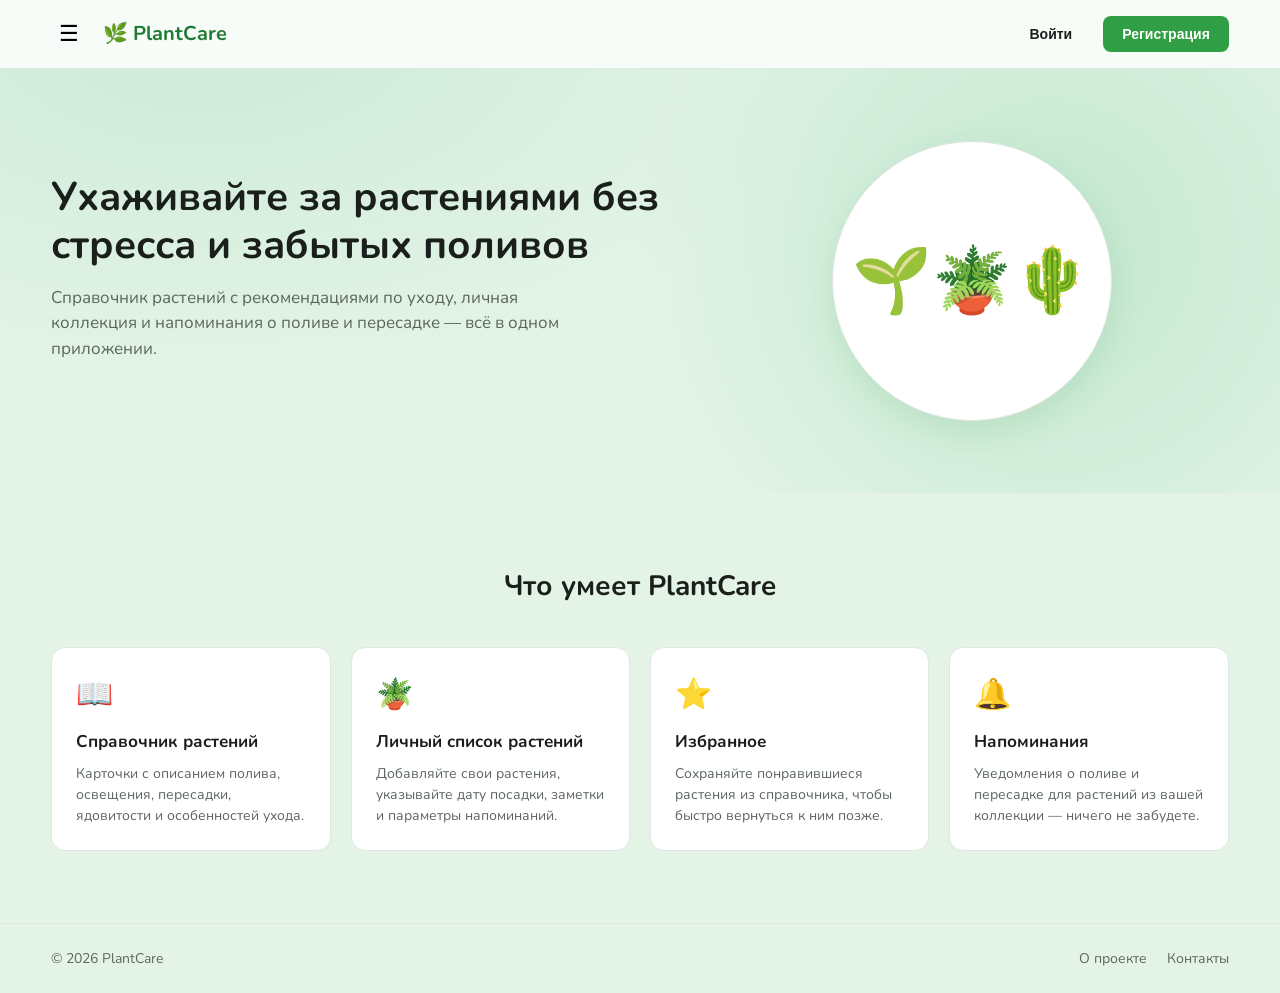
<file: app/FrontEnd/index.html>
<!DOCTYPE html>
<html lang="ru">
<head>
<meta charset="UTF-8">
<meta name="viewport" content="width=device-width, initial-scale=1.0">
<title>PlantCare — помощник по уходу за растениями</title>
<link rel="stylesheet" href="style.css">
</head>
<body>

<header class="site-header">
  <div class="container header-inner">
    <button class="burger" id="burgerBtn" aria-label="Открыть меню" aria-expanded="false">☰</button>

    <a href="#" class="logo">🌿 PlantCare</a>

    <div class="auth-actions">
      <button class="btn btn-ghost" id="loginBtn">Войти</button>
      <button class="btn btn-primary" id="registerBtn">Регистрация</button>
      <div class="user-chip" id="userChip" hidden>
        <span class="user-chip-name" id="userChipName"></span>
        <button class="btn btn-ghost" id="logoutBtn">Выйти</button>
      </div>
    </div>
  </div>
</header>

<div class="sidebar-overlay" id="sidebarOverlay"></div>

<aside class="sidebar" id="sidebar" aria-hidden="true">
  <div class="sidebar-header">
    <span class="logo">🌿 PlantCare</span>
    <button class="sidebar-close" id="sidebarClose" aria-label="Закрыть меню">✕</button>
  </div>
  <nav class="sidebar-nav">
    <a href="catalog.html" class="sidebar-link">📖 Справочник</a>
    <a href="my-plants.html" class="sidebar-link">🪴 Мои растения</a>
    <a href="favorites.html" class="sidebar-link">⭐ Избранное</a>
    <a href="#reminders" class="sidebar-link">🔔 Напоминания</a>
  </nav>
</aside>

<section class="hero">
  <div class="container hero-inner">
    <div class="hero-text">
      <h1>Ухаживайте за растениями без стресса и забытых поливов</h1>
      <p>Справочник растений с рекомендациями по уходу, личная коллекция и напоминания о поливе и пересадке — всё в одном приложении.</p>
    </div>
    <div class="hero-image">
      <div class="hero-placeholder">🌱🪴🌵</div>
    </div>
  </div>
</section>

<section class="features" id="catalog">
  <div class="container">
    <h2>Что умеет PlantCare</h2>
    <div class="features-grid">
      <a href="catalog.html" class="feature-card">
        <div class="feature-icon">📖</div>
        <h3>Справочник растений</h3>
        <p>Карточки с описанием полива, освещения, пересадки, ядовитости и особенностей ухода.</p>
      </a>
      <a href="my-plants.html" class="feature-card" id="my-plants">
        <div class="feature-icon">🪴</div>
        <h3>Личный список растений</h3>
        <p>Добавляйте свои растения, указывайте дату посадки, заметки и параметры напоминаний.</p>
      </a>
      <a href="favorites.html" class="feature-card" id="favorites">
        <div class="feature-icon">⭐</div>
        <h3>Избранное</h3>
        <p>Сохраняйте понравившиеся растения из справочника, чтобы быстро вернуться к ним позже.</p>
      </a>
      <div class="feature-card" id="reminders">
        <div class="feature-icon">🔔</div>
        <h3>Напоминания</h3>
        <p>Уведомления о поливе и пересадке для растений из вашей коллекции — ничего не забудете.</p>
      </div>
    </div>
  </div>
</section>

<footer class="site-footer">
  <div class="container footer-inner">
    <span>© 2026 PlantCare</span>
    <div class="footer-links">
      <a href="#">О проекте</a>
      <a href="#">Контакты</a>
    </div>
  </div>
</footer>

<div class="auth-overlay" id="authOverlay"></div>

<div class="auth-modal" id="loginModal" aria-hidden="true">
  <button class="auth-modal-close" id="loginModalClose" aria-label="Закрыть">✕</button>
  <h2>Вход</h2>
  <form class="auth-form" id="loginForm">
    <label>Email
      <input type="email" name="email" required>
    </label>
    <label>Пароль
      <input type="password" name="password" required>
    </label>
    <p class="auth-error" id="loginError" hidden></p>
    <button type="submit" class="btn btn-primary btn-block">Войти</button>
  </form>
  <p class="auth-switch">Нет аккаунта? <a href="#" id="switchToRegister">Зарегистрироваться</a></p>
</div>

<div class="auth-modal" id="registerModal" aria-hidden="true">
  <button class="auth-modal-close" id="registerModalClose" aria-label="Закрыть">✕</button>
  <h2>Регистрация</h2>
  <form class="auth-form" id="registerForm">
    <label>Имя
      <input type="text" name="name" required>
    </label>
    <label>Email
      <input type="email" name="email" required>
    </label>
    <label>Пароль
      <input type="password" name="password" required minlength="6">
    </label>
    <p class="auth-error" id="registerError" hidden></p>
    <button type="submit" class="btn btn-primary btn-block">Зарегистрироваться</button>
  </form>
  <p class="auth-switch">Уже есть аккаунт? <a href="#" id="switchToLogin">Войти</a></p>
</div>

<script src="auth.js"></script>
<script src="script.js"></script>
</body>
</html>
</file>
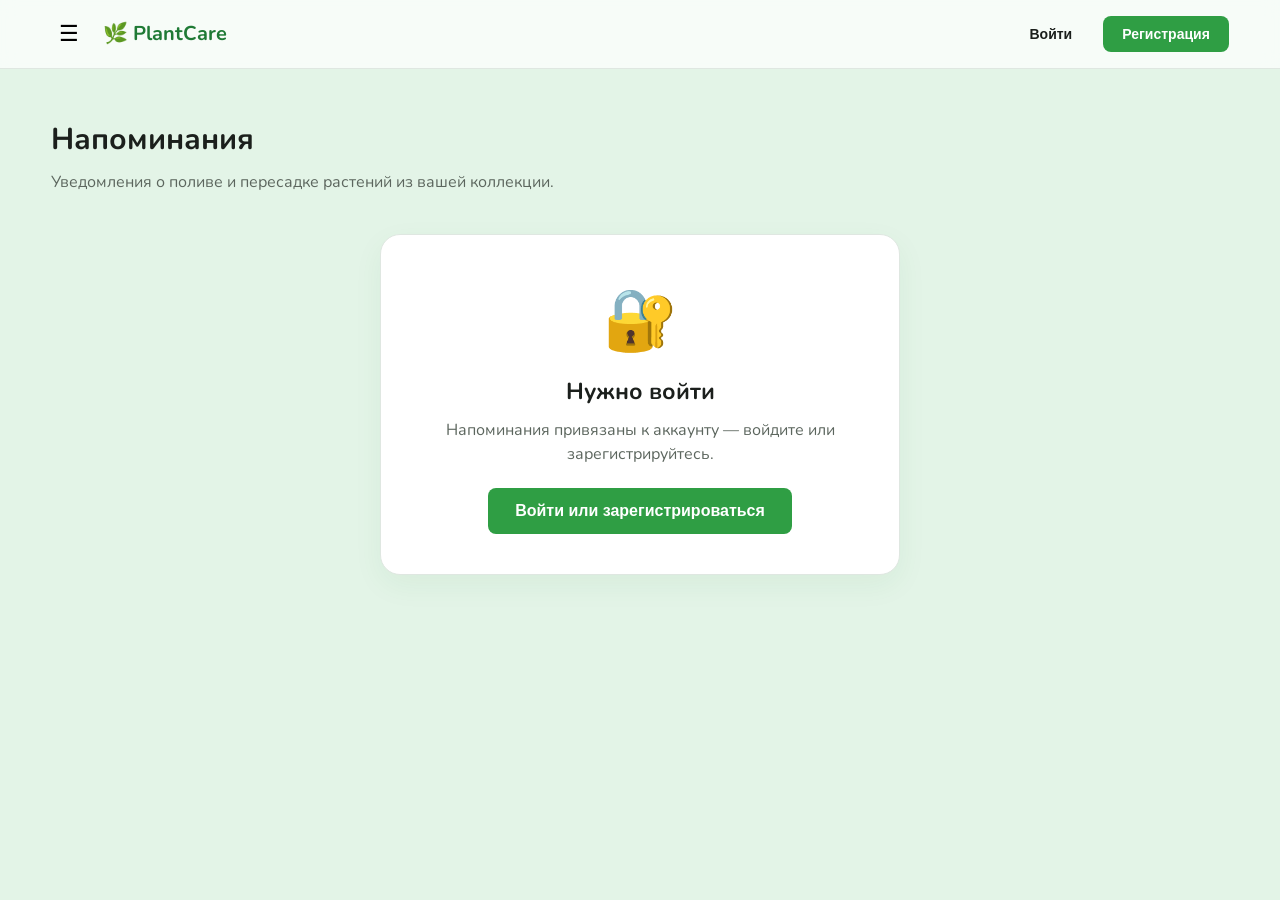
<file: app/FrontEnd/reminders.html>
<!DOCTYPE html>
<html lang="ru">
<head>
<meta charset="UTF-8">
<meta name="viewport" content="width=device-width, initial-scale=1.0">
<title>Напоминания — PlantCare</title>
<link rel="stylesheet" href="style.css">
<link rel="stylesheet" href="catalog.css">
<link rel="stylesheet" href="my-plants.css">
<link rel="stylesheet" href="reminders.css">
</head>
<body>

<header class="site-header">
  <div class="container header-inner">
    <button class="burger" id="burgerBtn" aria-label="Открыть меню" aria-expanded="false">☰</button>

    <a href="index.html" class="logo">🌿 PlantCare</a>

    <div class="auth-actions">
      <button class="btn btn-ghost" id="loginBtn">Войти</button>
      <button class="btn btn-primary" id="registerBtn">Регистрация</button>
      <div class="user-chip" id="userChip" hidden>
        <span class="user-chip-name" id="userChipName"></span>
        <button class="btn btn-ghost" id="logoutBtn">Выйти</button>
      </div>
    </div>
  </div>
</header>

<div class="sidebar-overlay" id="sidebarOverlay"></div>

<aside class="sidebar" id="sidebar" aria-hidden="true">
  <div class="sidebar-header">
    <span class="logo">🌿 PlantCare</span>
    <button class="sidebar-close" id="sidebarClose" aria-label="Закрыть меню">✕</button>
  </div>
  <nav class="sidebar-nav">
    <a href="catalog.html" class="sidebar-link">📖 Справочник</a>
    <a href="my-plants.html" class="sidebar-link">🪴 Мои растения</a>
    <a href="favorites.html" class="sidebar-link">⭐ Избранное</a>
    <a href="reminders.html" class="sidebar-link active">🔔 Напоминания <span class="nav-badge" id="reminderBadge" hidden>0</span></a>
  </nav>
</aside>

<main class="catalog-page">
  <div class="container">
    <h1 class="catalog-title">Напоминания</h1>
    <p class="catalog-subtitle">Уведомления о поливе и пересадке растений из вашей коллекции.</p>

    <div class="empty-state" id="authRequired" hidden>
      <div class="empty-icon">🔐</div>
      <h2>Нужно войти</h2>
      <p>Напоминания привязаны к аккаунту — войдите или зарегистрируйтесь.</p>
      <button class="btn btn-primary btn-lg" id="authRequiredBtn">Войти или зарегистрироваться</button>
    </div>

    <div class="empty-state" id="loadErrorState" hidden>
      <div class="empty-icon">⚠️</div>
      <h2>Не удалось загрузить данные</h2>
      <p>Сервер недоступен. Попробуйте обновить страницу.</p>
    </div>

    <div class="empty-state" id="emptyState" hidden>
      <div class="empty-icon">✅</div>
      <h2>Всё под контролем</h2>
      <p>Сейчас нет растений, которые пора полить или пересадить.</p>
    </div>

    <div class="notif-list" id="notifList" hidden></div>
  </div>
</main>

<div class="auth-overlay" id="authOverlay"></div>

<div class="auth-modal" id="loginModal" aria-hidden="true">
  <button class="auth-modal-close" id="loginModalClose" aria-label="Закрыть">✕</button>
  <h2>Вход</h2>
  <form class="auth-form" id="loginForm">
    <label>Email
      <input type="email" name="email" required>
    </label>
    <label>Пароль
      <input type="password" name="password" required>
    </label>
    <p class="auth-error" id="loginError" hidden></p>
    <button type="submit" class="btn btn-primary btn-block">Войти</button>
  </form>
  <p class="auth-switch">Нет аккаунта? <a href="#" id="switchToRegister">Зарегистрироваться</a></p>
</div>

<div class="auth-modal" id="registerModal" aria-hidden="true">
  <button class="auth-modal-close" id="registerModalClose" aria-label="Закрыть">✕</button>
  <h2>Регистрация</h2>
  <form class="auth-form" id="registerForm">
    <label>Имя
      <input type="text" name="name" required>
    </label>
    <label>Email
      <input type="email" name="email" required>
    </label>
    <label>Пароль
      <input type="password" name="password" required minlength="6">
    </label>
    <p class="auth-error" id="registerError" hidden></p>
    <button type="submit" class="btn btn-primary btn-block">Зарегистрироваться</button>
  </form>
  <p class="auth-switch">Уже есть аккаунт? <a href="#" id="switchToLogin">Войти</a></p>
</div>

<script src="auth.js"></script>
<script src="notifications.js"></script>
<script src="reminders.js"></script>
<script src="script.js"></script>
</body>
</html>
</file>
<file: app/FrontEnd/style.css>
@import url('https://fonts.googleapis.com/css2?family=Nunito:wght@400;500;600;700;800&display=swap');

:root {
  --green: #2f9e44;
  --green-dark: #1f7a35;
  --green-light: #e6f4ea;
  --text: #1b1f1c;
  --text-muted: #5c665e;
  --border: #dfe7e1;
  --bg: #e3f4e7;
  --font: "Nunito", "Segoe UI", system-ui, -apple-system, sans-serif;
}

* { box-sizing: border-box; }

[hidden] { display: none !important; }

html, body {
  height: 100%;
}

body {
  margin: 0;
  font-family: var(--font);
  color: var(--text);
  line-height: 1.5;
  background: var(--bg);
  -webkit-font-smoothing: antialiased;
}

.container {
  width: 92%;
  margin: 0 auto;
}

.site-header {
  position: sticky;
  top: 0;
  background: rgba(255, 255, 255, 0.7);
  backdrop-filter: blur(8px);
  border-bottom: 1px solid var(--border);
  z-index: 10;
}

.header-inner {
  display: flex;
  align-items: center;
  justify-content: space-between;
  height: 68px;
}

.logo {
  font-size: 20px;
  font-weight: 700;
  color: var(--green-dark);
  text-decoration: none;
  flex-shrink: 0;
}

.auth-actions {
  display: flex;
  align-items: center;
  gap: 12px;
  flex-shrink: 0;
  margin-left: auto;
}

.user-chip {
  display: flex;
  align-items: center;
  gap: 10px;
}

.user-chip-name {
  font-size: 14px;
  font-weight: 600;
  color: var(--text);
}

.burger {
  display: flex;
  align-items: center;
  justify-content: center;
  background: none;
  border: none;
  font-size: 22px;
  cursor: pointer;
  padding: 4px 8px;
  margin-right: 16px;
  border-radius: 8px;
}

.burger:hover {
  background: var(--green-light);
}

.sidebar {
  position: fixed;
  top: 0;
  left: 0;
  height: 100%;
  width: 260px;
  background: #fff;
  border-right: 1px solid var(--border);
  z-index: 30;
  transform: translateX(-100%);
  transition: transform .25s ease;
  display: flex;
  flex-direction: column;
}

.sidebar.open {
  transform: translateX(0);
}

.sidebar-header {
  display: flex;
  align-items: center;
  justify-content: space-between;
  height: 68px;
  padding: 0 20px;
  border-bottom: 1px solid var(--border);
  flex-shrink: 0;
}

.sidebar-close {
  background: none;
  border: none;
  font-size: 18px;
  cursor: pointer;
  color: var(--text-muted);
  padding: 4px 8px;
  border-radius: 8px;
}

.sidebar-close:hover {
  background: var(--green-light);
  color: var(--green-dark);
}

.sidebar-nav {
  display: flex;
  flex-direction: column;
  padding: 12px 0;
}

.sidebar-link {
  display: flex;
  align-items: center;
  gap: 10px;
  padding: 12px 20px;
  color: var(--text);
  text-decoration: none;
  font-size: 15px;
  border-left: 3px solid transparent;
}

.sidebar-link:hover {
  background: var(--green-light);
}

.nav-badge {
  margin-left: auto;
  display: inline-flex;
  align-items: center;
  justify-content: center;
  min-width: 20px;
  height: 20px;
  padding: 0 6px;
  background: var(--green);
  color: #fff;
  border-radius: 999px;
  font-size: 12px;
  font-weight: 700;
  line-height: 1;
}

.sidebar-link.active {
  border-left-color: var(--green);
  color: var(--green-dark);
  font-weight: 600;
  background: var(--green-light);
}

.sidebar-overlay {
  position: fixed;
  inset: 0;
  background: rgba(27, 31, 28, 0.35);
  z-index: 20;
  opacity: 0;
  pointer-events: none;
  transition: opacity .25s ease;
}

.sidebar-overlay.visible {
  opacity: 1;
  pointer-events: auto;
}

.btn {
  border-radius: 8px;
  border: 1px solid transparent;
  padding: 9px 18px;
  font-size: 14px;
  font-weight: 600;
  cursor: pointer;
  transition: background .15s, color .15s, border-color .15s;
}

.btn-primary {
  background: var(--green);
  color: #fff;
}
.btn-primary:hover { background: var(--green-dark); }

.btn-ghost {
  background: transparent;
  color: var(--text);
}
.btn-ghost:hover { color: var(--green-dark); }

.btn-outline {
  background: transparent;
  border-color: var(--green);
  color: var(--green-dark);
}
.btn-outline:hover { background: var(--green-light); }

.btn-lg {
  padding: 13px 26px;
  font-size: 16px;
}

.btn-block {
  width: 100%;
  padding: 11px 18px;
}

.auth-overlay {
  position: fixed;
  inset: 0;
  background: rgba(27, 31, 28, 0.45);
  z-index: 55;
  opacity: 0;
  pointer-events: none;
  transition: opacity .25s ease;
}

.auth-overlay.visible {
  opacity: 1;
  pointer-events: auto;
}

.auth-modal {
  display: none;
  position: fixed;
  top: 50%;
  left: 50%;
  transform: translate(-50%, -50%) scale(0.96);
  width: min(380px, 90vw);
  background: #fff;
  border-radius: 16px;
  box-shadow: 0 24px 60px rgba(0, 0, 0, 0.25);
  padding: 28px 28px 24px;
  z-index: 60;
  opacity: 0;
  transition: opacity .2s ease, transform .2s ease;
}

.auth-modal.open {
  display: block;
}

.auth-modal.visible {
  opacity: 1;
  transform: translate(-50%, -50%) scale(1);
}

.auth-modal h2 {
  margin: 0 0 20px;
  font-size: 20px;
}

.auth-modal-close {
  position: absolute;
  top: 12px;
  right: 12px;
  width: 30px;
  height: 30px;
  border-radius: 50%;
  border: none;
  background: transparent;
  font-size: 14px;
  cursor: pointer;
  color: var(--text-muted);
}

.auth-modal-close:hover {
  background: var(--green-light);
  color: var(--green-dark);
}

.auth-form {
  display: flex;
  flex-direction: column;
  gap: 14px;
}

.auth-form label {
  display: flex;
  flex-direction: column;
  gap: 6px;
  font-size: 13px;
  color: var(--text-muted);
}

.auth-form input {
  padding: 10px 12px;
  border: 1.5px solid #b7cdba;
  border-radius: 8px;
  font-size: 14px;
  font-family: inherit;
  color: var(--text);
  box-shadow: 0 0 0 3px rgba(47, 158, 68, 0.08);
  transition: border-color .15s, box-shadow .15s;
}

.auth-form input:hover {
  border-color: #8ab894;
}

.auth-form input:focus {
  outline: none;
  border-color: var(--green);
  box-shadow: 0 0 0 3px rgba(47, 158, 68, 0.22);
}

.auth-form .btn {
  margin-top: 4px;
}

.auth-switch {
  margin: 16px 0 0;
  font-size: 13px;
  color: var(--text-muted);
  text-align: center;
}

.auth-switch a {
  color: var(--green-dark);
  font-weight: 600;
  text-decoration: none;
}

.auth-switch a:hover {
  text-decoration: underline;
}

.auth-error {
  color: #b3261e;
  font-size: 13px;
  margin: 0;
}

.hero {
  padding: 72px 0;
  background:
    radial-gradient(700px 700px at 82% 42%, #c3e7cf, transparent 60%),
    radial-gradient(1000px 560px at 16% -10%, #cdead7, transparent 64%);
}

.hero-inner {
  display: flex;
  align-items: center;
  gap: 48px;
}

.hero-text { flex: 1.2; }

.hero-text h1 {
  font-size: 40px;
  line-height: 1.2;
  margin: 0 0 16px;
}

.hero-text p {
  font-size: 17px;
  color: var(--text-muted);
  margin: 0 0 28px;
  max-width: 520px;
}

.hero-actions {
  display: flex;
  gap: 14px;
  flex-wrap: wrap;
}

.hero-image {
  flex: 1;
  display: flex;
  justify-content: center;
}

.hero-placeholder {
  width: 280px;
  height: 280px;
  border-radius: 50%;
  background: #fff;
  border: 1px solid var(--border);
  display: flex;
  align-items: center;
  justify-content: center;
  font-size: 64px;
  box-shadow: 0 12px 32px rgba(47, 158, 68, 0.15);
}

.features {
  padding: 72px 0;
}

.features h2 {
  text-align: center;
  font-size: 28px;
  margin: 0 0 40px;
}

.features-grid {
  display: grid;
  grid-template-columns: repeat(4, 1fr);
  gap: 20px;
}

.feature-card {
  background: #fff;
  border: 1px solid var(--border);
  border-radius: 14px;
  padding: 24px;
  scroll-margin-top: 90px;
  display: block;
  color: inherit;
  text-decoration: none;
  transition: border-color .15s, transform .15s;
}

a.feature-card:hover {
  border-color: var(--green);
  transform: translateY(-2px);
}

.feature-icon {
  font-size: 30px;
  margin-bottom: 12px;
}

.feature-card h3 {
  font-size: 17px;
  margin: 0 0 8px;
}

.feature-card p {
  font-size: 14px;
  color: var(--text-muted);
  margin: 0;
}

.site-footer {
  border-top: 1px solid var(--border);
  padding: 24px 0;
  color: var(--text-muted);
  font-size: 14px;
}

.footer-inner {
  display: flex;
  justify-content: space-between;
  align-items: center;
}

.footer-links {
  display: flex;
  gap: 20px;
}

.footer-links a {
  color: var(--text-muted);
  text-decoration: none;
}

@media (max-width: 860px) {
  .hero-inner { flex-direction: column; }
  .hero-text p { max-width: 100%; }
  .features-grid { grid-template-columns: repeat(2, 1fr); }
}

@media (max-width: 520px) {
  .auth-actions .btn-ghost { display: none; }
  .features-grid { grid-template-columns: 1fr; }
  .hero-text h1 { font-size: 30px; }
}
</file>
<file: app/FrontEnd/catalog.css>
.catalog-page {
  padding: 48px 0 80px;
}

.catalog-title {
  font-size: 30px;
  margin: 0 0 8px;
}

.catalog-subtitle {
  color: var(--text-muted);
  margin: 0 0 32px;
  max-width: 640px;
}

.catalog-grid {
  display: grid;
  grid-template-columns: repeat(4, 1fr);
  gap: 24px;
}

.plant-card {
  background: #fff;
  border: 1px solid var(--border);
  border-radius: 14px;
  overflow: hidden;
  cursor: pointer;
  transition: border-color .15s, box-shadow .15s, transform .15s;
}

.plant-card:hover {
  border-color: var(--green);
  box-shadow: 0 8px 20px rgba(47, 158, 68, 0.12);
  transform: translateY(-2px);
}

.plant-card-image {
  position: relative;
  aspect-ratio: 1 / 1;
  display: flex;
  align-items: center;
  justify-content: center;
  background: var(--green-light);
  font-size: 64px;
  overflow: hidden;
}

.img-blur {
  position: absolute;
  inset: 0;
  background-size: cover;
  background-position: center;
  filter: blur(16px) saturate(1.05);
  transform: scale(1.2);
}

.plant-card-image img {
  position: relative;
  width: 100%;
  height: 100%;
  object-fit: contain;
  z-index: 1;
}

.plant-card-name {
  padding: 16px 18px;
  font-size: 16px;
  font-weight: 600;
}

.favorite-star {
  position: absolute;
  top: 8px;
  right: 8px;
  z-index: 2;
  width: 30px;
  height: 30px;
  border: none;
  border-radius: 50%;
  background: rgba(255, 255, 255, 0.9);
  color: #b4b8b3;
  font-size: 16px;
  line-height: 1;
  cursor: pointer;
  display: flex;
  align-items: center;
  justify-content: center;
  transition: color .15s, transform .15s;
}

.favorite-star:hover {
  transform: scale(1.1);
}

.favorite-star.active {
  color: #f2b705;
}

.catalog-empty {
  color: var(--text-muted);
  font-size: 15px;
}

.catalog-empty a {
  color: var(--green-dark);
}

.modal-overlay {
  position: fixed;
  inset: 0;
  background: rgba(27, 31, 28, 0.45);
  z-index: 40;
  opacity: 0;
  pointer-events: none;
  transition: opacity .3s ease;
}

.modal-overlay.visible {
  opacity: 1;
  pointer-events: auto;
}

.plant-modal {
  display: none;
  position: fixed;
  background: #fff;
  border-radius: 14px;
  box-shadow: 0 24px 60px rgba(0, 0, 0, 0.25);
  z-index: 50;
  overflow: hidden;
  transition: top .35s ease, left .35s ease, width .35s ease, height .35s ease, border-radius .35s ease;
}

.plant-modal.open {
  display: block;
}

.modal-close {
  position: absolute;
  top: 12px;
  right: 12px;
  width: 32px;
  height: 32px;
  border-radius: 50%;
  border: none;
  background: rgba(255, 255, 255, 0.9);
  font-size: 15px;
  cursor: pointer;
  z-index: 3;
}

.modal-close:hover {
  background: var(--green-light);
}

.modal-copy-link {
  position: absolute;
  top: 12px;
  left: 12px;
  display: inline-flex;
  align-items: center;
  gap: 6px;
  height: 32px;
  padding: 0 12px;
  border: none;
  border-radius: 999px;
  background: rgba(255, 255, 255, 0.92);
  color: var(--green-dark);
  font-family: inherit;
  font-size: 13px;
  font-weight: 600;
  cursor: pointer;
  z-index: 3;
  transition: background .15s;
}

.modal-copy-link:hover {
  background: var(--green-light);
}

.modal-copy-link.copied {
  background: var(--green);
  color: #fff;
}

.modal-copy-link .copy-icon {
  font-size: 13px;
}

.modal-content {
  height: 100%;
  overflow-y: auto;
}

.modal-image {
  position: relative;
  height: 150px;
  display: flex;
  align-items: center;
  justify-content: center;
  background: var(--green-light);
  font-size: 64px;
  flex-shrink: 0;
  overflow: hidden;
}

.modal-image img {
  position: relative;
  width: 100%;
  height: 100%;
  object-fit: contain;
  z-index: 1;
}

.modal-body {
  padding: 16px 24px 20px;
}

.modal-body h2 {
  font-size: 20px;
  margin: 0 0 8px;
}

.toxic-badge {
  display: inline-flex;
  align-items: center;
  gap: 7px;
  font-size: 12px;
  font-weight: 600;
  letter-spacing: .02em;
  text-transform: uppercase;
  padding: 5px 11px 5px 9px;
  border-radius: 8px;
  border: 1px solid transparent;
  margin-bottom: 14px;
}

.toxic-badge::before {
  content: '';
  width: 7px;
  height: 7px;
  border-radius: 50%;
  flex-shrink: 0;
}

.toxic-badge.danger {
  background: #fadbd7;
  color: #9e3128;
  border-color: #e0a29a;
}

.toxic-badge.danger::before {
  background: #e0483c;
}

.toxic-badge.safe {
  background: #d8edde;
  color: var(--green-dark);
  border-color: #9ccdab;
}

.toxic-badge.safe::before {
  background: var(--green);
}

.modal-section {
  margin-bottom: 14px;
}

.modal-section:last-child {
  margin-bottom: 0;
}

.modal-section-title {
  font-size: 13px;
  font-weight: 600;
  color: var(--text-muted);
  text-transform: uppercase;
  letter-spacing: .02em;
  margin: 0 0 4px;
  display: flex;
  align-items: center;
  gap: 6px;
}

.modal-text {
  font-size: 15px;
  margin: 0;
  line-height: 1.6;
}

.text-block .full-text {
  display: none;
}

.text-block.expanded .full-text {
  display: block;
}

.text-block.expanded .short-text {
  display: none;
}

.expand-toggle {
  background: none;
  border: none;
  color: var(--green-dark);
  font-size: 14px;
  font-weight: 600;
  padding: 4px 0;
  margin-top: 2px;
  cursor: pointer;
}

.expand-toggle:hover {
  text-decoration: underline;
}

@media (max-width: 1100px) {
  .catalog-grid { grid-template-columns: repeat(3, 1fr); }
}

@media (max-width: 820px) {
  .catalog-grid { grid-template-columns: repeat(2, 1fr); }
}

@media (max-width: 520px) {
  .catalog-grid { grid-template-columns: 1fr; }
}
</file>
<file: app/FrontEnd/my-plants.css>
.my-plants-header {
  display: flex;
  align-items: flex-start;
  justify-content: space-between;
  gap: 16px;
  flex-wrap: wrap;
}

.empty-state {
  max-width: 520px;
  margin: 40px auto 0;
  background: #fff;
  border: 1px solid var(--border);
  border-radius: 20px;
  padding: 40px 32px;
  text-align: center;
  box-shadow: 0 10px 30px rgba(31, 122, 53, 0.06);
}

.empty-icon {
  font-size: 60px;
  margin-bottom: 10px;
}

.empty-state h2 {
  margin: 0 0 8px;
  font-size: 23px;
}

.empty-state p {
  color: var(--text-muted);
  margin: 0 0 22px;
}

.empty-hints {
  display: flex;
  gap: 10px;
  justify-content: center;
  flex-wrap: wrap;
  margin-top: 24px;
}

.empty-hints span {
  background: var(--green-light);
  color: var(--green-dark);
  font-size: 13px;
  font-weight: 600;
  padding: 7px 14px;
  border-radius: 999px;
}

.my-plant-card {
  cursor: pointer;
  display: flex;
  flex-direction: column;
}

.my-plant-card:focus-visible {
  outline: 2px solid var(--green);
  outline-offset: 2px;
}

.my-plant-body {
  padding: 16px 18px 18px;
  display: flex;
  flex-direction: column;
  gap: 9px;
  align-items: flex-start;
}

.my-plant-body .plant-card-name {
  padding: 0;
}

.due-badge {
  font-size: 12.5px;
  font-weight: 600;
  background: var(--green-light);
  color: var(--green-dark);
  padding: 5px 11px;
  border-radius: 999px;
}

.due-badge.due {
  background: #fdecec;
  color: #b3261e;
}

.my-plant-notes {
  font-size: 13.5px;
  color: var(--text-muted);
  margin: 0;
  display: -webkit-box;
  -webkit-line-clamp: 2;
  -webkit-box-orient: vertical;
  overflow: hidden;
}

.btn-danger {
  background: #e8483d;
  color: #fff;
}

.btn-danger:hover {
  background: #c93a30;
}

.plant-form-modal,
.plant-view-modal {
  display: none;
  position: fixed;
  top: 50%;
  left: 50%;
  transform: translate(-50%, -50%) scale(0.97);
  width: min(460px, 94vw);
  max-height: 90vh;
  background: #fff;
  border-radius: 18px;
  box-shadow: 0 30px 70px rgba(0, 0, 0, 0.28);
  z-index: 60;
  opacity: 0;
  transition: opacity .2s ease, transform .2s ease;
  flex-direction: column;
  overflow: hidden;
}

.plant-form-modal.open,
.plant-view-modal.open {
  display: flex;
}

.plant-form-modal.visible,
.plant-view-modal.visible {
  opacity: 1;
  transform: translate(-50%, -50%) scale(1);
}

.pf-header {
  display: flex;
  align-items: center;
  justify-content: space-between;
  padding: 20px 24px 14px;
  border-bottom: 1px solid var(--border);
  flex-shrink: 0;
}

.pf-header h2 {
  margin: 0;
  font-size: 20px;
}

.pf-close {
  width: 32px;
  height: 32px;
  border-radius: 50%;
  border: none;
  background: var(--green-light);
  color: var(--green-dark);
  font-size: 15px;
  cursor: pointer;
  flex-shrink: 0;
}

.pf-close:hover {
  background: #d4ecda;
}

.plant-view-modal .pf-close {
  position: absolute;
  top: 14px;
  right: 14px;
  z-index: 2;
  background: rgba(255, 255, 255, 0.92);
}

.pf-form {
  display: flex;
  flex-direction: column;
  gap: 16px;
  padding: 20px 24px 24px;
  overflow-y: auto;
}

.pf-toggle {
  display: flex;
  align-items: flex-start;
  gap: 12px;
  padding: 14px 16px;
  border: 1px solid var(--border);
  border-radius: 12px;
  background: #fbfefb;
  cursor: pointer;
  transition: border-color .15s, background .15s;
}

.pf-toggle:has(input:checked) {
  border-color: var(--green);
  background: var(--green-light);
}

.pf-toggle input {
  position: absolute;
  opacity: 0;
  pointer-events: none;
}

.pf-toggle-box {
  flex-shrink: 0;
  width: 20px;
  height: 20px;
  border: 2px solid #b8c4bc;
  border-radius: 6px;
  margin-top: 1px;
  position: relative;
  transition: border-color .15s, background .15s;
}

.pf-toggle:has(input:checked) .pf-toggle-box {
  border-color: var(--green);
  background: var(--green);
}

.pf-toggle:has(input:checked) .pf-toggle-box::after {
  content: '✓';
  position: absolute;
  inset: 0;
  color: #fff;
  font-size: 13px;
  font-weight: 700;
  display: flex;
  align-items: center;
  justify-content: center;
}

.pf-toggle-text {
  display: flex;
  flex-direction: column;
  gap: 2px;
}

.pf-toggle-title {
  font-size: 14.5px;
  font-weight: 600;
}

.pf-toggle-sub {
  font-size: 12.5px;
  color: var(--text-muted);
}

.pf-section {
  display: flex;
  flex-direction: column;
  gap: 14px;
  transition: opacity .15s;
}

.pf-section.is-disabled {
  opacity: 0.4;
  pointer-events: none;
}

.pf-field {
  display: flex;
  flex-direction: column;
  gap: 6px;
}

.pf-label {
  font-size: 13px;
  font-weight: 600;
  color: var(--text-muted);
}

.pf-field input[type="text"],
.pf-field input[type="number"],
.pf-field input[type="date"],
.pf-field textarea {
  width: 100%;
  padding: 10px 12px;
  border: 1px solid var(--border);
  border-radius: 9px;
  font-size: 14px;
  font-family: inherit;
  color: var(--text);
  background: #fff;
}

.pf-field textarea {
  resize: vertical;
  min-height: 66px;
}

.pf-field input:focus,
.pf-field textarea:focus {
  outline: none;
  border-color: var(--green);
}

.pf-field input:disabled,
.pf-field textarea:disabled {
  background: #f4f6f4;
}

.pf-row {
  display: grid;
  grid-template-columns: 1fr 1fr;
  gap: 12px;
}

.pf-divider {
  display: flex;
  align-items: center;
  gap: 12px;
  color: var(--text-muted);
  font-size: 12px;
  text-transform: uppercase;
  letter-spacing: .04em;
  font-weight: 600;
}

.pf-divider::before,
.pf-divider::after {
  content: '';
  flex: 1;
  height: 1px;
  background: var(--border);
}

.pf-upload {
  width: 100%;
  border: 1.5px dashed #bcccc0;
  border-radius: 10px;
  background: #fbfefb;
  padding: 0;
  cursor: pointer;
  overflow: hidden;
  height: 130px;
  display: flex;
  align-items: center;
  justify-content: center;
  transition: border-color .15s, background .15s;
}

.pf-upload:hover {
  border-color: var(--green);
  background: var(--green-light);
}

.pf-upload.has-photo {
  border-style: solid;
  border-color: var(--border);
  padding: 0;
}

.pf-upload-inner {
  display: flex;
  flex-direction: column;
  align-items: center;
  gap: 6px;
  color: var(--text-muted);
  width: 100%;
  height: 100%;
  justify-content: center;
}

.pf-upload-icon {
  font-size: 26px;
}

.pf-upload-text {
  font-size: 13px;
  font-weight: 600;
}

.pf-upload.has-photo .pf-upload-inner {
  gap: 0;
}

.pf-upload-inner img {
  width: 100%;
  height: 130px;
  object-fit: cover;
  display: block;
}

.pf-photo-remove {
  align-self: flex-start;
  margin-top: 8px;
  background: none;
  border: none;
  color: #b3261e;
  font-size: 13px;
  font-weight: 600;
  cursor: pointer;
  padding: 0;
}

.pf-photo-remove:hover {
  text-decoration: underline;
}

.pf-check {
  display: flex;
  align-items: center;
  gap: 10px;
  font-size: 14px;
  cursor: pointer;
}

.pf-check input {
  width: 18px;
  height: 18px;
  accent-color: var(--green);
}

.pf-error {
  color: #b3261e;
  font-size: 13px;
  margin: 0;
}

.pv-content {
  overflow-y: auto;
}

.pv-image {
  position: relative;
  height: 200px;
  display: flex;
  align-items: center;
  justify-content: center;
  background: var(--green-light);
  font-size: 76px;
  overflow: hidden;
  flex-shrink: 0;
}

.pv-image .img-blur {
  position: absolute;
  inset: 0;
  background-size: cover;
  background-position: center;
  filter: blur(18px) saturate(1.05);
  transform: scale(1.2);
}

.pv-image img {
  position: relative;
  z-index: 1;
  width: 100%;
  height: 100%;
  object-fit: contain;
}

.pv-body {
  padding: 20px 24px 24px;
}

.pv-body h2 {
  margin: 0 0 10px;
  font-size: 21px;
}

.pv-badges {
  display: flex;
  align-items: center;
  gap: 12px;
  flex-wrap: wrap;
  margin-bottom: 16px;
}

.pv-date {
  font-size: 13px;
  color: var(--text-muted);
}

.pv-section {
  margin-bottom: 14px;
}

.pv-section-title {
  font-size: 13px;
  font-weight: 600;
  color: var(--text-muted);
  text-transform: uppercase;
  letter-spacing: .02em;
  margin: 0 0 4px;
}

.pv-text {
  font-size: 14.5px;
  margin: 0;
  line-height: 1.55;
}

.pv-text .due-badge {
  margin-left: 6px;
}

.pv-link {
  display: inline-block;
  font-size: 14px;
  color: var(--green-dark);
  font-weight: 600;
  text-decoration: none;
  margin: 2px 0 4px;
}

.pv-link:hover {
  text-decoration: underline;
}

.pv-actions {
  display: flex;
  gap: 12px;
  margin-top: 20px;
}

.pv-actions .btn {
  flex: 1;
  padding: 11px 18px;
}
</file>
<file: app/FrontEnd/reminders.css>
.notif-list {
  display: flex;
  flex-direction: column;
  gap: 14px;
  max-width: 720px;
}

.notif-card {
  display: flex;
  align-items: center;
  gap: 16px;
  padding: 16px 18px;
  border-radius: 14px;
  border: 1px solid transparent;
  border-left-width: 5px;
}

.notif-icon {
  width: 46px;
  height: 46px;
  border-radius: 50%;
  display: flex;
  align-items: center;
  justify-content: center;
  font-size: 22px;
  flex-shrink: 0;
}

.notif-body {
  flex: 1;
  min-width: 0;
}

.notif-title {
  font-size: 15px;
  font-weight: 700;
}

.notif-plant {
  font-size: 14px;
  margin-top: 2px;
}

.notif-btn {
  border: none;
  border-radius: 8px;
  padding: 10px 18px;
  font-family: inherit;
  font-size: 14px;
  font-weight: 600;
  color: #fff;
  cursor: pointer;
  flex-shrink: 0;
  transition: background .15s;
}

.notif-btn:disabled {
  opacity: 0.6;
  cursor: default;
}

.notif-water {
  background: #e8f2fb;
  border-color: #b9d6f0;
  border-left-color: #2f7fc4;
}

.notif-water .notif-icon {
  background: #d3e6f8;
}

.notif-water .notif-title {
  color: #1c5c96;
}

.notif-water .notif-plant {
  color: #3a6d9c;
}

.notif-water .notif-btn {
  background: #2f7fc4;
}

.notif-water .notif-btn:hover:not(:disabled) {
  background: #256aa6;
}

.notif-repot {
  background: #f1e8dc;
  border-color: #d9c3a3;
  border-left-color: #8a6338;
}

.notif-repot .notif-icon {
  background: #e5d3ba;
}

.notif-repot .notif-title {
  color: #6f4f2c;
}

.notif-repot .notif-plant {
  color: #856439;
}

.notif-repot .notif-btn {
  background: #8a6338;
}

.notif-repot .notif-btn:hover:not(:disabled) {
  background: #71502d;
}

@media (max-width: 520px) {
  .notif-card {
    flex-wrap: wrap;
  }
  .notif-btn {
    width: 100%;
  }
}
</file>
